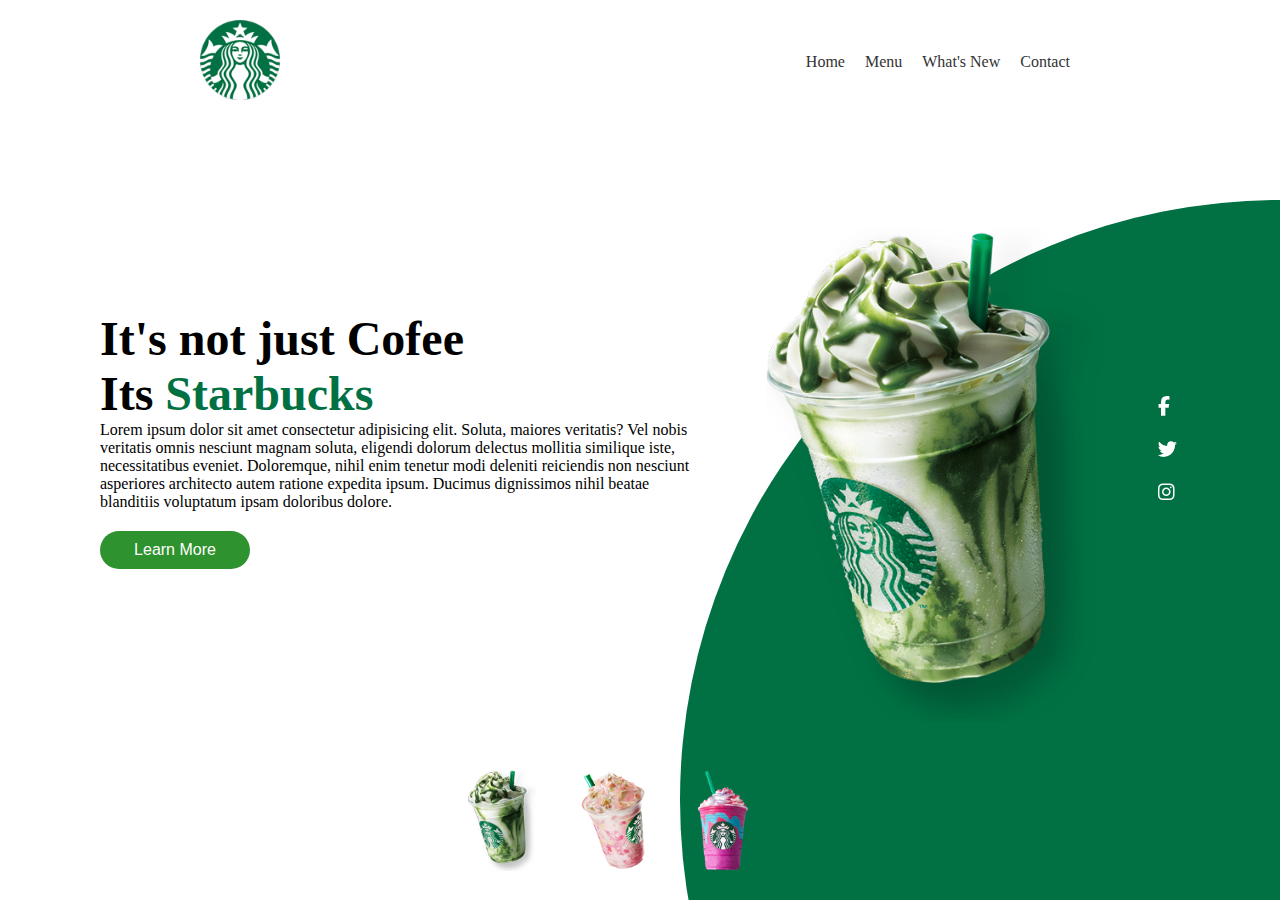
<file: index.html>
<!DOCTYPE html>
<html lang="en">

<head>
    <meta charset="UTF-8">
    <meta name="viewport" content="width=device-width, initial-scale=1.0">
    <title>Document</title>
    <link rel="stylesheet" href="hoem.css">
    <link rel="stylesheet" href="https://cdnjs.cloudflare.com/ajax/libs/font-awesome/6.4.0/css/all.min.css">
</head>

<body>
    <header>
        <div class="quadrant " id="green"></div>
        <nav>
            <a href="home.html"> <img src="logo.png" alt="" class="logo"></a>
            <ul>
                <li class="controls"><a href="#"> Home</a></li>
                <li class="controls"><a href="#"> Menu</a></li>
                <li class="controls"><a href="#"> What's New</a></li>
                <li class="controls"><a href="#"> Contact</a></li>

            </ul>
            <div class="options"><i class="fa-solid fa-bars" style="color: #000000;"></i></div>
            <div class="close"><i class="fa-solid fa-x" style="color: #000000;"></i></div>

            <div class="nav-options">

                <li class="controls"><a href="#"> Home</a></li>
                <li class="controls"><a href="#"> Menu</a></li>
                <li class="controls"><a href="#"> What's New</a></li>
                <li class="controls"><a href="#"> Contact</a></li>

            </div>
        </nav>
        <div class="content">
            <div class="textbox">
                <h2 class="heading">It's not just Cofee <br> Its <span class="starbucks">Starbucks</span></h2>
                <p class="para">Lorem ipsum dolor sit amet consectetur adipisicing elit. Soluta, maiores veritatis? Vel
                    nobis
                    veritatis omnis nesciunt magnam soluta, eligendi dolorum delectus mollitia similique iste,
                    necessitatibus eveniet. Doloremque, nihil enim tenetur modi deleniti reiciendis non nesciunt
                    asperiores architecto autem ratione expedita ipsum. Ducimus dignissimos nihil beatae blanditiis
                    voluptatum ipsam doloribus dolore.</p>
                <button class="learn"><a href="#"></a>Learn More</button>
            </div>
            <div class="images">
                <img src="img1.png" alt="" class="current">

            </div>
        </div>

        <ul class="thumbs">
            <li><img src="thumb1.png" alt="" class="thumb1"></li>
            <li><img src="thumb2.png" alt="" class="thumb2"></li>
            <li><img src="thumb3.png" alt="" class="thumb3"></li>

        </ul>


        <ul class="social">
            <li><a href="#"><i class="fa-brands fa-facebook-f fa-xl" style="color: #000000;"></i></a></li>
            <li><a href="#"><i class="fa-brands fa-twitter fa-xl" style="color: #000000;"></i></a></li>
            <li><a href="#"><i class="fa-brands fa-instagram fa-xl" style="color: #000000;"></i></a></li>

        </ul>

    </header>
    <script src="home.js"> </script>
</body>

</html>
</file>
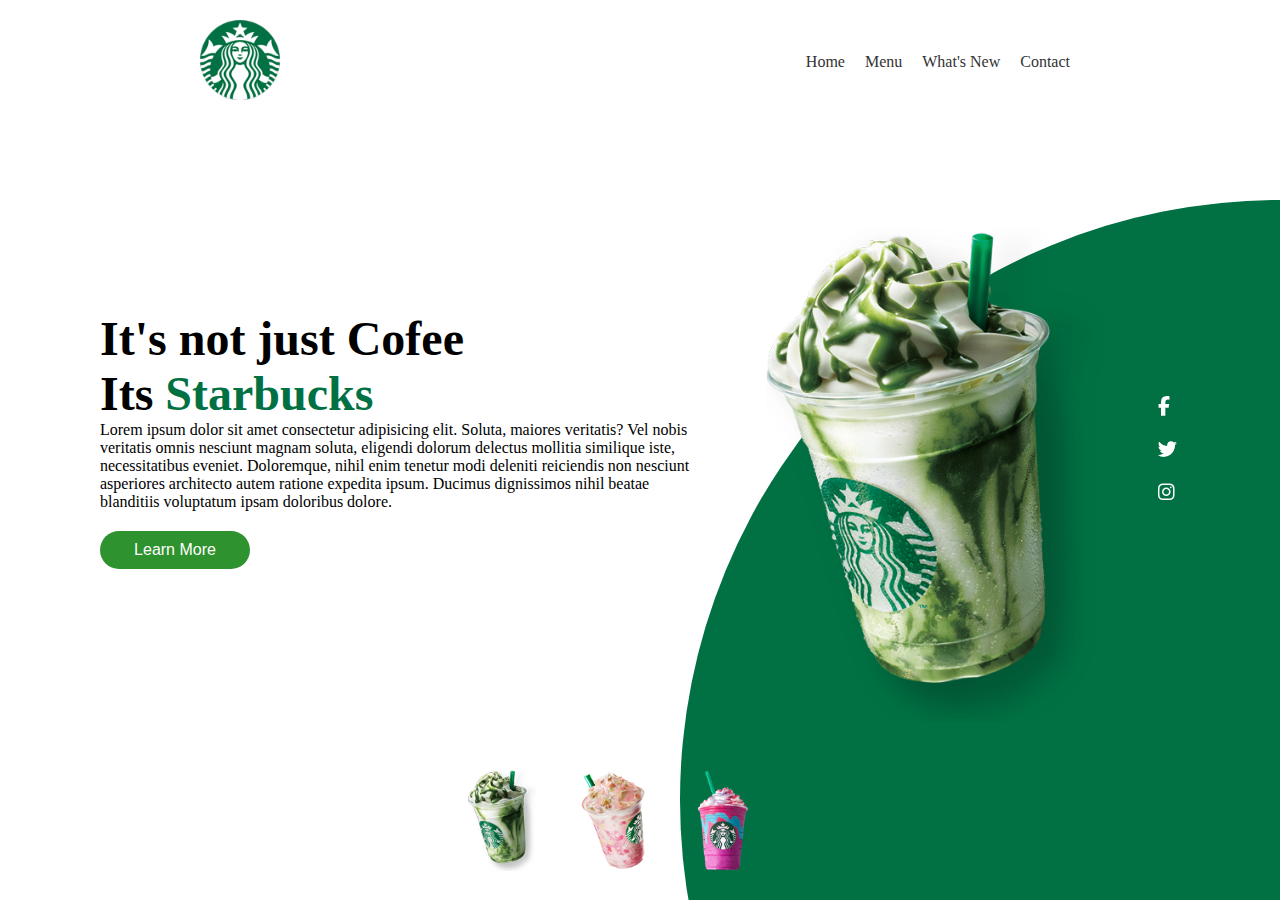
<file: home.html>
<!DOCTYPE html>
<html lang="en">

<head>
    <meta charset="UTF-8">
    <meta name="viewport" content="width=device-width, initial-scale=1.0">
    <title>Document</title>
    <link rel="stylesheet" href="hoem.css">
    <link rel="stylesheet" href="https://cdnjs.cloudflare.com/ajax/libs/font-awesome/6.4.0/css/all.min.css">
</head>

<body>
    <header>
        <div class="quadrant " id="green"></div>
        <nav>
            <a href="home.html"> <img src="logo.png" alt="" class="logo"></a>
            <ul>
                <li class="controls"><a href="#"> Home</a></li>
                <li class="controls"><a href="#"> Menu</a></li>
                <li class="controls"><a href="#"> What's New</a></li>
                <li class="controls"><a href="#"> Contact</a></li>

            </ul>
            <div class="options"><i class="fa-solid fa-bars" style="color: #000000;"></i></div>
            <div class="close"><i class="fa-solid fa-x" style="color: #000000;"></i></div>

            <div class="nav-options">

                <li class="controls"><a href="#"> Home</a></li>
                <li class="controls"><a href="#"> Menu</a></li>
                <li class="controls"><a href="#"> What's New</a></li>
                <li class="controls"><a href="#"> Contact</a></li>

            </div>
        </nav>
        <div class="content">
            <div class="textbox">
                <h2 class="heading">It's not just Cofee <br> Its <span class="starbucks">Starbucks</span></h2>
                <p class="para">Lorem ipsum dolor sit amet consectetur adipisicing elit. Soluta, maiores veritatis? Vel
                    nobis
                    veritatis omnis nesciunt magnam soluta, eligendi dolorum delectus mollitia similique iste,
                    necessitatibus eveniet. Doloremque, nihil enim tenetur modi deleniti reiciendis non nesciunt
                    asperiores architecto autem ratione expedita ipsum. Ducimus dignissimos nihil beatae blanditiis
                    voluptatum ipsam doloribus dolore.</p>
                <button class="learn"><a href="#"></a>Learn More</button>
            </div>
            <div class="images">
                <img src="img1.png" alt="" class="current">

            </div>
        </div>

        <ul class="thumbs">
            <li><img src="thumb1.png" alt="" class="thumb1"></li>
            <li><img src="thumb2.png" alt="" class="thumb2"></li>
            <li><img src="thumb3.png" alt="" class="thumb3"></li>

        </ul>


        <ul class="social">
            <li><a href="#"><i class="fa-brands fa-facebook-f fa-xl" style="color: #000000;"></i></a></li>
            <li><a href="#"><i class="fa-brands fa-twitter fa-xl" style="color: #000000;"></i></a></li>
            <li><a href="#"><i class="fa-brands fa-instagram fa-xl" style="color: #000000;"></i></a></li>

        </ul>

    </header>
    <script src="home.js"> </script>
</body>

</html>
</file>
<file: hoem.css>
* {
    margin: 0;
    padding: 0;
    box-sizing: border-box;
}

header {
    /* position: relative; */
    position: relative;
    width: 100%;
    padding: 100px;
    min-height: 100vh;
    display: flex;
    justify-content: space-between;
    align-items: center;


}

#green {
    background-color: #017143;
}

#pink {
    background-color: #eb7495;
}

#darkpink {
    background-color: #d752b1;

}

.quadrant {

    position: absolute;
    width: 100%;
    height: 100%;
    left: 0;
    top: 0;
    clip-path: circle(600px at right 800px);
}

.nav-options {
    display: none;
}

.options {
    display: none;
}

.options.active {
    background-image:url("close.png");
    width: 25px;
    height: 25px;
    background-size: 25px;
    background-position: center;
    background-repeat: no-repeat;

}

.nav-options.active {
    position: fixed;
    top: 0;
    left: 0;
    width: 100%;
    height: 100%;
    display: flex;
    justify-content: center;
    align-items: center;
    flex-direction: column;
    background: #017143;
    z-index: 10;
}
.close{
    display: none;
}
.close.active{
   /* justify-content: end; */
   position: fixed;
   top: 0;
   left: 0;
   flex-direction: column;
   z-index: 10;
   /* filter: invert(1); */
}
.nav-options li{
    list-style: none;
    padding: 10px;
}

.nav-options li a{
    color: white;
    list-style: none;
    text-decoration: none;
    padding: 10px;
    font-weight: 400;

}


nav {
    position: absolute;
    display: flex;
    top: 0;
    left: 0;
    width: 100%;
    padding: 20px 200px;
    justify-content: space-between;
    align-items: center;
}


nav ul {
    display: flex;
    list-style: none;
    text-decoration: none;

}

nav ul li a {
    display: inline-block;
    position: relative;
    padding: 10px;
    color: #333;
    text-decoration: none;
    font-weight: 400;


}

.logo {
    position: relative;
    max-width: 80px;
}

.content {
    display: flex;
    position: relative;
    width: 100%;
    justify-content: space-between;
    align-items: center;
}

.textbox {
    position: relative;
    max-width: 600px;

}

.para {
    font: bold;
    font-size: 1rem;
}

.learn {
    margin: 20px 0px;
    padding: 10px;
    width: 150px;
    border-radius: 20px;
    border: none;
    background-color: rgb(46, 146, 46);
    color: white;
    font-size: 1rem;
}

.heading {
    font-size: 3rem;
    font: bold;

}

.starbucks {
    color: #017143;

}

.images {
    width: 600px;
    display: flex;
    justify-content: flex-end;
    padding-right: 50px;
    margin-top: 50px;



}

.current {
    max-width: 340px;
    /* width: 50px; */
}

.thumbs {
    position: absolute;
    display: flex;
    list-style-type: none;
    left: 35%;
    bottom: 20px;

}

.thumbs li {
    display: inline-block;
    margin: 5px 20px;
    cursor: pointer;
}

.thumbs li img {
    max-width: 70px;
    /* transition: 1%; */
    /* transition: cubic-bezier(0.075, 0.82, 0.165, 2) */
    transition: all 250ms linear;
}

.thumbs li img:hover {
    max-width: 80px;
    /* scale: 150%; */
    transform: translateY(-50px);
}

.social {
    list-style: none;



}

.social li {
    padding: 10px 0px;
    display: block;
    margin: 5px 0px;
    transform: scale(0.80);
    filter: invert(1);


}

@media screen and (max-width:991px) {
    .options {
        display: block;
    }

    nav {
        padding: 0;
    }

    nav ul {
        display: none;
    }

    .logo {
        max-width: 60px;
    }

    .quadrant {
        clip-path: circle(400px at center bottom);
    }

    header {
        padding: 10px;
    }

    .content {
        display: block;
        width: 100%;
    }

    .textbox {
        margin-top: 150px;
    }

    .images {
        justify-content: center;
        max-width: 100%;

    }

    .current {

        max-width: 250px;
        /* display: flex; */
        /* justify-content: center;
       align-items: center;     */

    }

    .thumbs {
        position: absolute;
        left: 50px;
        bottom: 20px;
        justify-content: center;
        list-style-type: none;

    }

    .thumbs li {
        display: inline-block;
        cursor: pointer;
    }

    .thumbs li img {
        max-width: 50px;
        justify-content: center;
        transition: all 250ms linear;
    }
}
</file>
